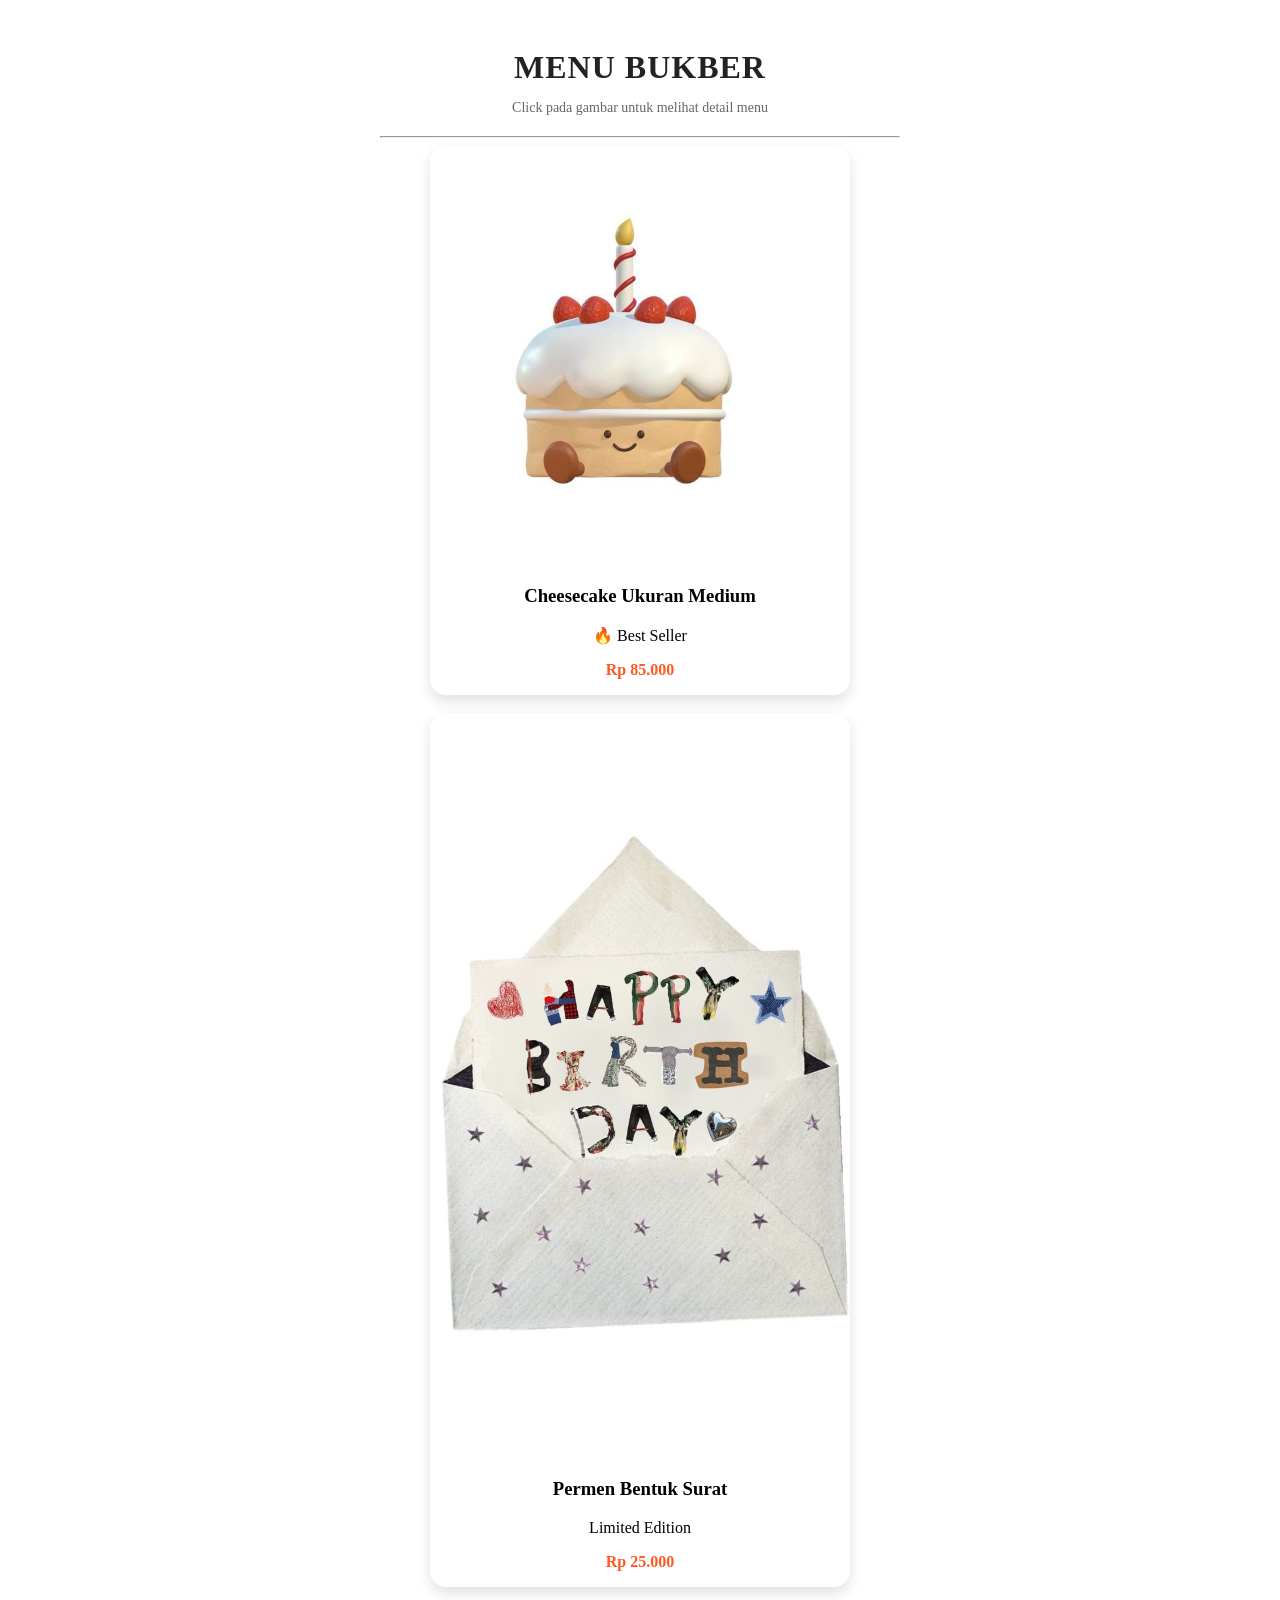
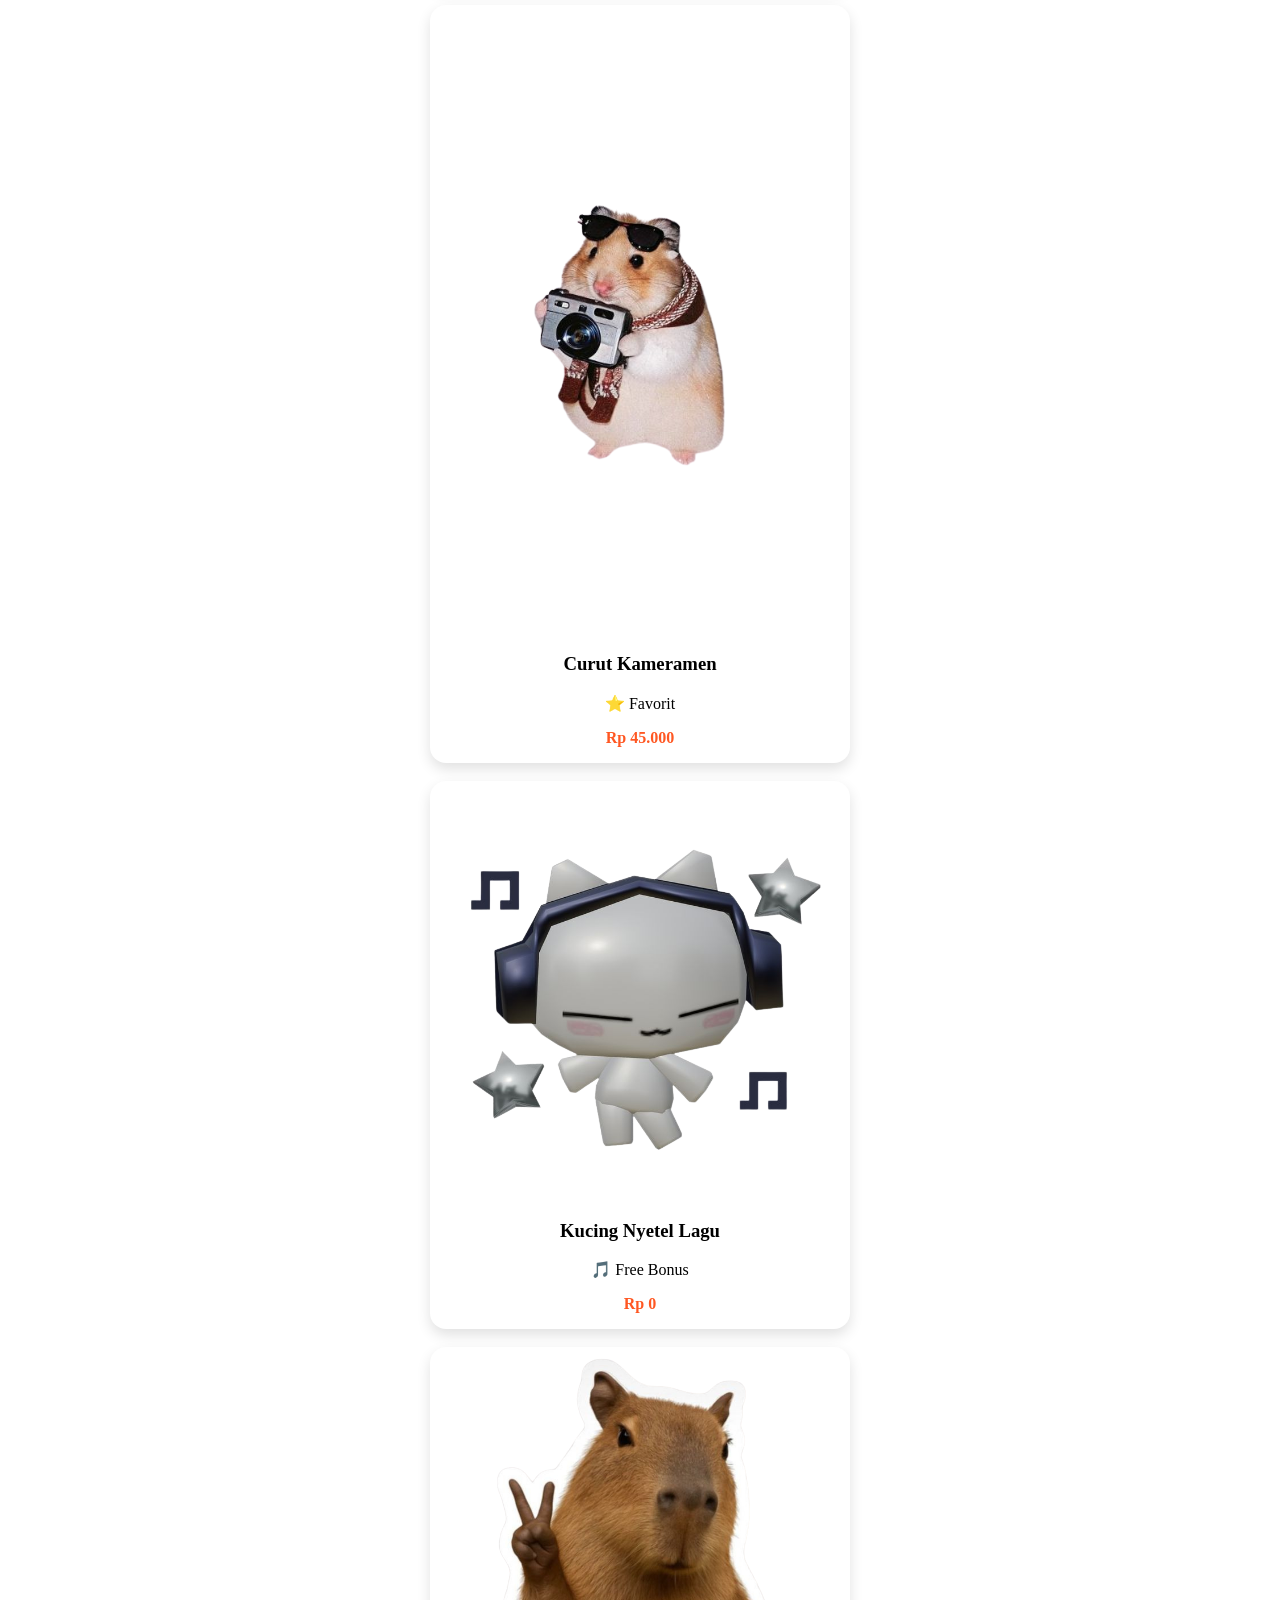
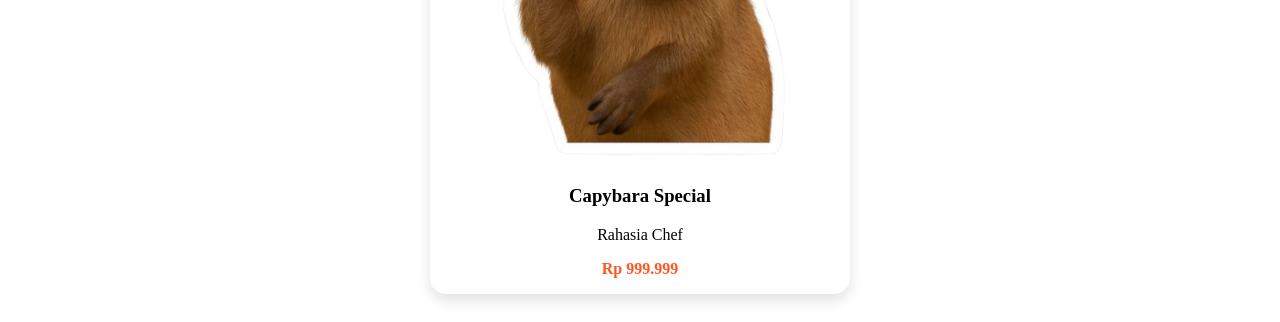
<file: index.html>
<!DOCTYPE html>
<html>
<head> 
    <link rel="stylesheet" href="style.css">
    <meta charset="UTF-8">
    <title>Birthday</title>
    <meta name="viewport" content="width=device-width, initial-scale=1">
</head>


<body class="index-page">

<div class="menu-wrapper">

<h1 class="menu-title">Menu Bukber</h1>

<p class="menu-subtitle">
Click pada gambar untuk melihat detail menu
</p>

<hr>



<div class="menu-container">

    <!-- CARD 1 -->
    <a href="wish.html" class="card">
        <img src="Cake.svg" alt="Cake">
        <h3>Cheesecake Ukuran Medium</h3>
        <p class="label">🔥 Best Seller</p>
        <p class="price">Rp 85.000</p>
    </a>

    <!-- CARD 2 -->
    <a href="Letter.html" class="card">
        <img src="Letter.svg" alt="Letter">
        <h3>Permen Bentuk Surat</h3>
        <p class="label">Limited Edition</p>
        <p class="price">Rp 25.000</p>
    </a>

    <!-- CARD 3 -->
    <a href="gallery.html" class="card">
        <img src="Memories.svg" alt="Memories">
        <h3>Curut Kameramen</h3>
        <p class="label">⭐ Favorit</p>
        <p class="price">Rp 45.000</p>
    </a>

    <!-- CARD 4 -->
    <a href="https://open.spotify.com/playlist/1lml2mfG8vqa0AymyKmzGU?si=23dcddd65e224e51&pt=baf81bc03f435ad58f2d3545815962c0"
       class="card">
        <img src="Music.svg" alt="Music">
        <h3>Kucing Nyetel Lagu</h3>
        <p class="label">🎵 Free Bonus</p>
        <p class="price">Rp 0</p>
    </a>

    <!-- CARD 5 -->
    <a href="ending.html" class="card">
        <img src="ending.svg" alt="Ending">
        <h3>Capybara Special</h3>
        <p class="label">Rahasia Chef</p>
        <p class="price">Rp 999.999</p>
    </a>

</div>
</div>

</body>
</file>
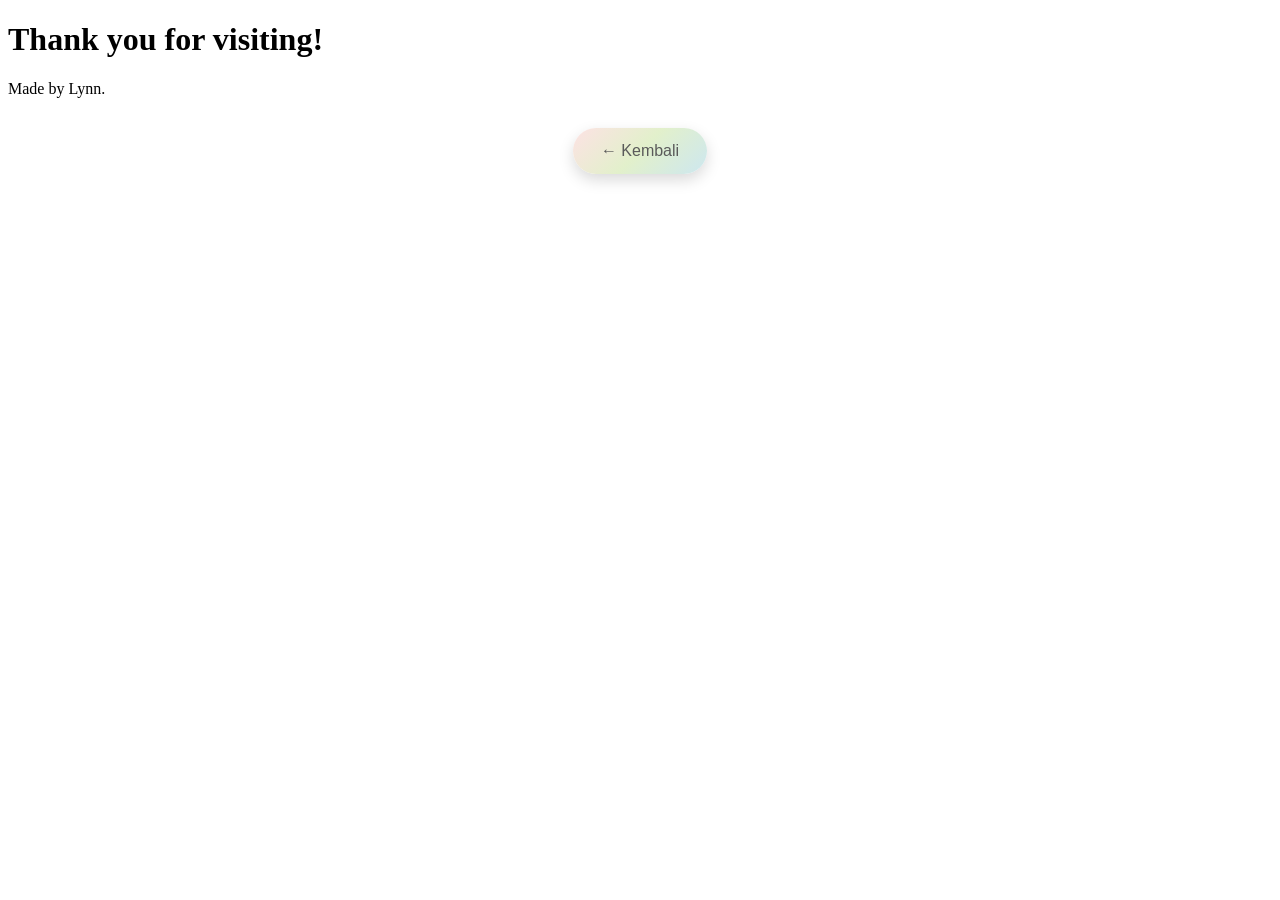
<file: ending.html>
<!DOCTYPE html>
<html>
<head>
   
    <meta charset="UTF-8">
    <title>Ending</title>
    <meta name="viewport" content="width=device-width, initial-scale=1">
    <link rel="stylesheet" href="style.css">
</head>
<body class = "ending-page">
    <h1>Thank you for visiting!</h1>
    <p> Made by Lynn. </p>

    <div id="back-menu">
    <a href="index.html" class="back-btn">
        ← Kembali
    </a>
</body>
</html>
</file>
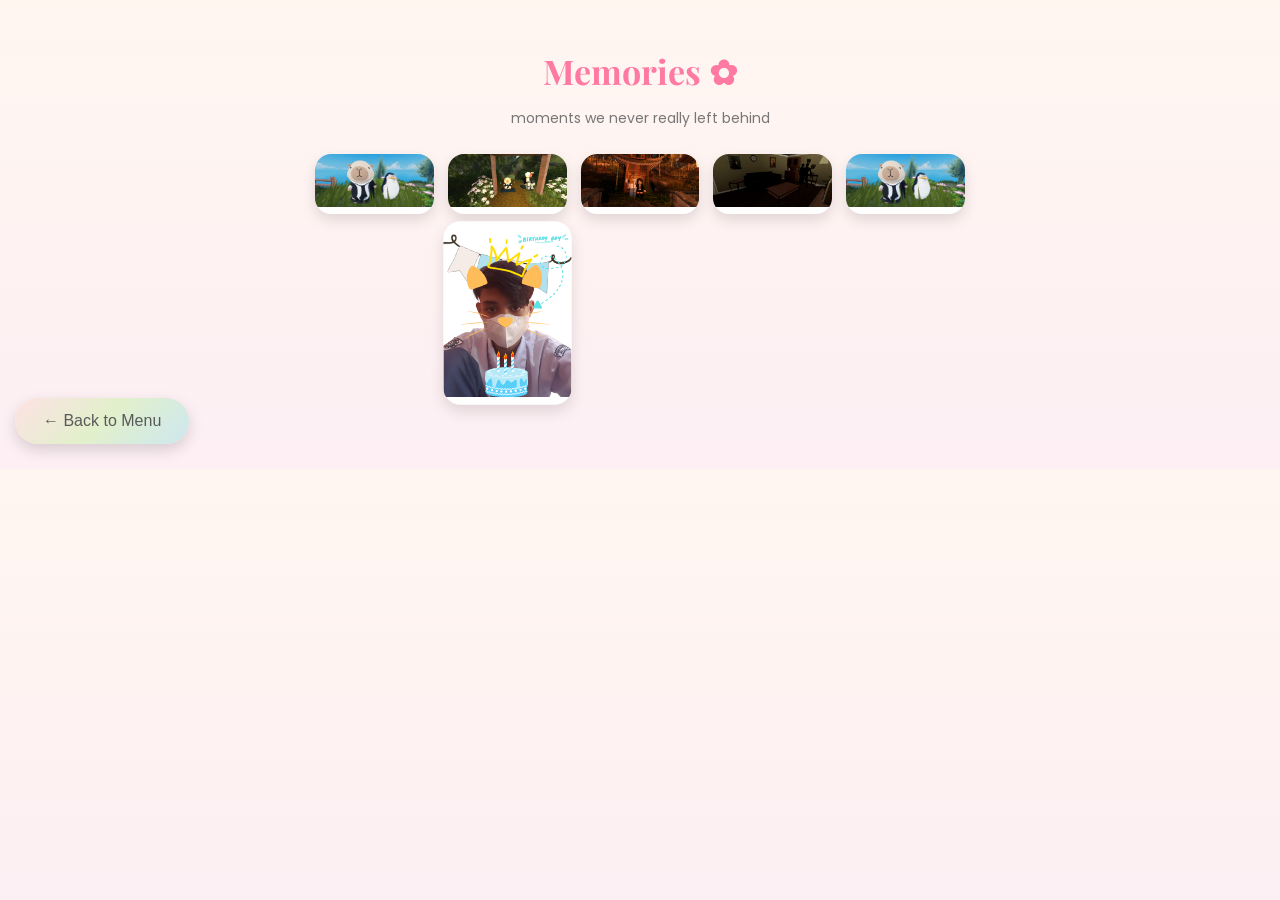
<file: gallery.html>
<!DOCTYPE html>
<html>
<head>
    <meta charset="UTF-8">
    <title>Memories</title>
    <meta name="viewport" content="width=device-width, initial-scale=1">

    <link rel="stylesheet" href="style.css">

    <!-- font aesthetic -->
    <link href="https://fonts.googleapis.com/css2?family=Poppins&family=Playfair+Display&display=swap" rel="stylesheet">
</head>

<body class="gallery-page">

<h1 class="gallery-title">Memories ✿</h1>
<p class="gallery-sub">moments we never really left behind</p>

<div class="gallery">

    <a href="#img1" class="item">
        <img src="foto1.jpeg">
    </a>

    <a href="#img2" class="item">
        <img src="foto2.jpeg">
    </a>

    <a href="#img3" class="item">
        <img src="foto3.jpeg">
    </a>

    <!-- CENTER IMAGE -->
    <a href="#img5" class="item center">
        <img src="birthday boy.svg">
    </a>

    <a href="#img4" class="item">
        <img src="foto4.jpeg">
    </a>

    <a href="#img6" class="item">
        <img src="foto1.jpeg">
    </a>

</div>

<!-- LIGHTBOX -->

<div id="img1" class="lightbox"><a href="#"><img src="foto1.jpeg"></a></div>
<div id="img2" class="lightbox"><a href="#"><img src="foto2.jpeg"></a></div>
<div id="img3" class="lightbox"><a href="#"><img src="foto3.jpeg"></a></div>
<div id="img4" class="lightbox"><a href="#"><img src="foto4.jpeg"></a></div>
<div id="img5" class="lightbox"><a href="#"><img src="birthday boy.svg"></a></div>
<div id="img6" class="lightbox"><a href="#"><img src="foto1.jpeg"></a></div>

<div class="back">
    <a href="index.html" class="back-btn">← Back to Menu</a>
</div>

</body>
</html>
</file>
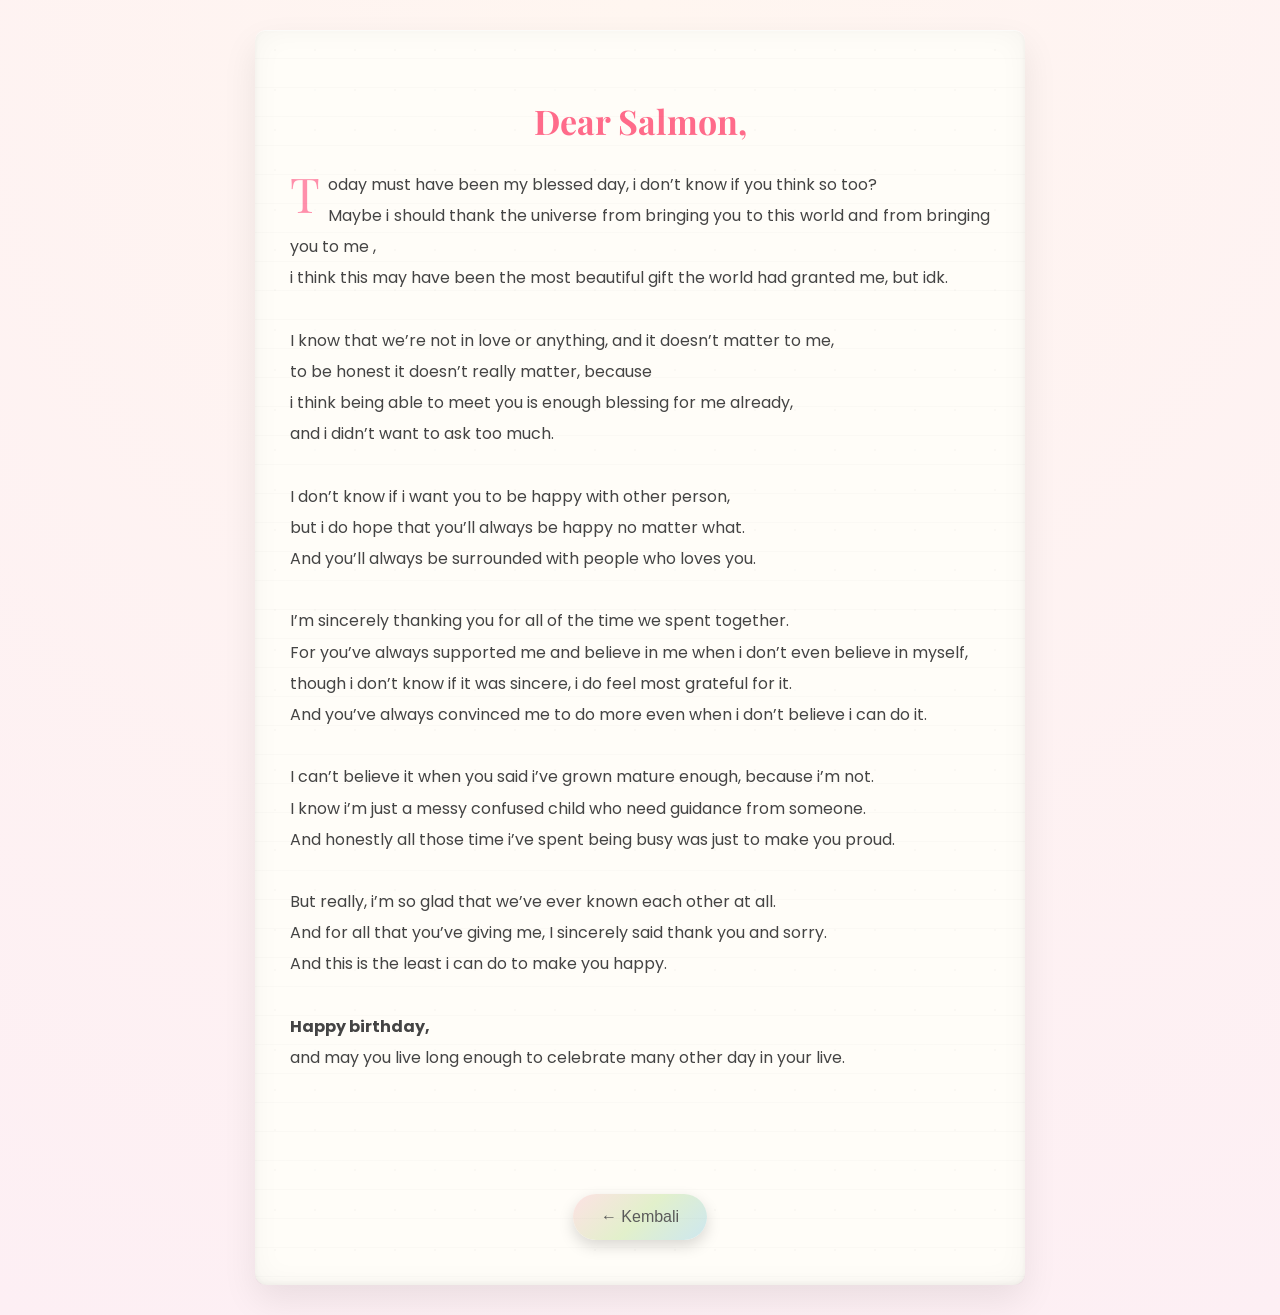
<file: letter.html>
<!DOCTYPE html>
<html>
<head>
   
    <meta charset="UTF-8">
    <title>Letter</title>
    <meta name="viewport" content="width=device-width, initial-scale=1">
    <link rel="stylesheet" href="style.css">
    <link href="https://fonts.googleapis.com/css2?family=Playfair+Display&family=Poppins&display=swap" rel="stylesheet">

</head>

<body class="letter-page">

<div class="letter-container">

    <h1 class="letter-title">Dear Salmon,</h1>

    <p class="letter-content">

Today must have been my blessed day, i don’t know if you think so too? <br>
Maybe i should thank the universe from bringing you to this world and from bringing you to me , <br>
i think this may have been the most beautiful gift the world had granted me, but idk. <br>
<br>
I know that we’re not in love or anything, and it doesn’t matter to me, <br>
to be honest it doesn’t really matter, because <br>
i think being able to meet you is enough blessing for me already, <br>
and i didn’t want to ask too much. <br>
<br>
I don’t know if i want you to be happy with other person, <br>
but i do hope that you’ll always be happy no matter what. <br>
And you’ll always be surrounded with people who loves you. <br>
<br>
I’m sincerely thanking you for all of the time we spent together. <br>
For you’ve always supported me and believe in me when i don’t even believe in myself, <br>
though i don’t know if it was sincere, i do feel most grateful for it. <br>
And you’ve always convinced me to do more even when i don’t believe i can do it. <br>
<br>
I can’t believe it when you said i’ve grown  mature enough, because i’m not. <br>
I know i’m just a messy confused child who need guidance from someone. <br>
And honestly all those time i’ve spent being busy was just to make you proud. <br> 
<br>
But really, i’m so glad that we’ve ever known each other at all. <br>
And for all that you’ve giving me, I sincerely said thank you and sorry. <br>
And this is the least i can do to make you happy. <br>
<br>
<b> Happy birthday, </b> <br>
and may you live long enough to celebrate many other day in your live.
    </p>

<div class="particles"></div>
        
<br> <br> <br>
<a href="index.html">

        <div id="back-menu">
    <a href="index.html" class="back-btn">
        ← Kembali
    </a>

    </div>
</body>
</html>
</file>
<file: style.css>
.bo/* =========================
   INDEX PAGE (MENU)
========================= */

.index-page {
    background: #f5f6fa;
    font-family: Arial, sans-serif;
}

.index-page .menu-wrapper {
    max-width: 520px;
    margin: auto;
    padding: 20px;
    text-align: center;
}

/* ======================
   INDEX MENU LAYOUT
====================== */

.index-page .menu-title {
    font-size: 32px;
    font-weight: bold;
    color: #222;
    margin-bottom: 5px;
    letter-spacing: 1px;
    text-transform: uppercase;
}

.index-page .menu-subtitle {
    color: #666;
    font-size: 14px;
    margin-bottom: 20px;
}


.index-page .menu-container {
    display: flex;
    flex-direction: column;
    align-items: center;   /* ← ini bikin tengah */
    gap: 18px;
}

.index-page .card {
    width: 100%;
    max-width: 420px;   /* biar tidak melebar */
    background: white;
    border-radius: 16px;
    overflow: hidden;
    text-decoration: none;
    color: black;
    box-shadow: 0 6px 14px rgba(0,0,0,0.12);
    transition: 0.25s ease;
}

.index-page .card img {
    width: 100%;
    height: auto;
    display: block;
    margin: auto;
}

.index-page .card-info {
    padding: 14px;
    text-align: left;
}

.index-page .card-title {
    font-weight: bold;
    font-size: 16px;
}

.index-page .price {
    color: #ff5722;
    font-weight: bold;
    margin-top: 5px;
}

.index-page .card:hover {
    transform: translateY(-5px);
    box-shadow: 0 10px 22px rgba(0,0,0,0.18);
}

/* ===== POPUP BACKGROUND ===== */
.popup{
    position:fixed;
    top:0;
    left:0;
    width:100%;
    height:100%;

    background:rgba(0,0,0,0.6);

    display:none;
    justify-content:center;
    align-items:center;

    z-index:999;
}

/* show popup */
.popup.show{
    display:flex;
}

/* popup box */
.popup-content{
    background:#FFF6F0;
    padding:25px;
    border-radius:20px;
    text-align:center;
    max-width:90%;
    animation:popIn 0.5s ease;
}

/* image */
.popup-img{
    width:220px;
    margin-bottom:15px;
}

/* animation */
@keyframes popIn{
    from{
        transform:scale(0.6);
        opacity:0;
    }
    to{
        transform:scale(1);
        opacity:1;
    }
}


/* back button */
#back-menu{
    text-align:center;
    margin-top:50px;
}

/* ===== BUTTON STYLE ===== */
.back-btn{
    display:inline-block;
    text-decoration:none;
    font-family:sans-serif;
    font-size:16px;
    padding:14px 28px;

    color:#5a5a5a;
    background:linear-gradient(
        135deg,
        #FDE2E4,
        #E2F0CB,
        #CDE7F0
    );

    border-radius:30px;
    box-shadow:
        0 6px 15px rgba(0,0,0,0.15);

    transition:all 0.3s ease;
}

/* hover (desktop) */
.back-btn:hover{
    transform:translateY(-3px) scale(1.05);
    box-shadow:
        0 10px 20px rgba(0,0,0,0.2);
}

/* tap effect (mobile) */
.back-btn:active{
    transform:scale(0.95);
}

/* ===== WISH PAGE ===== */
.wish-page{
    font-family: 'Poppins', sans-serif;
    text-align:center;
    margin:0;
    padding:20px;

    background: linear-gradient(
        135deg,
        #ffe6f0,
        #fff6cc,
        #e6f7ff
    );

    min-height:100vh;
}

.happy{
    font-family: 'Pacifico', cursive;
    font-size: 42px;
    color:#ff4f81;
    margin-top:20px;

    text-shadow:
        0 0 8px rgba(255,80,120,0.4),
        0 0 18px rgba(255,120,160,0.3);

    animation: floatTitle 3s ease-in-out infinite;
}

@keyframes floatTitle{
    0%,100%{ transform:translateY(0); }
    50%{ transform:translateY(-6px); }
}

.cake{
    width:90%;
    max-width:420px;
    cursor:pointer;
    transition:0.3s;
}

.cake:hover{
    transform:scale(1.05);
}

.cake:active{
    transform:scale(0.95);
}

#confetti-container{
    position:fixed;
    top:0;
    left:0;
    width:100%;
    height:100%;
    pointer-events:none;
    overflow:hidden;
}

.confetti{
    position:absolute;
    width:8px;
    height:14px;
    opacity:0.9;
    animation:fall 3s linear forwards;
}

@keyframes fall{
    0%{
        transform:translateY(-20px) rotate(0);
    }
    100%{
        transform:translateY(100vh) rotate(360deg);
        opacity:0;
    }
}

.popup-content{
    background:white;
    padding:25px;
    border-radius:20px;
    text-align:center;
    animation:popupShow 0.4s ease;
}

@keyframes popupShow{
    from{
        transform:scale(0.7);
        opacity:0;
    }
    to{
        transform:scale(1);
        opacity:1;
    }
}



/* ===== LETTER PAGE ===== */

.letter-page{
    margin:0;
    padding:30px 15px;

    background:
        radial-gradient(circle at top, #fff6f0, #fdeff4);

    font-family:'Poppins', sans-serif;
}

/* container surat */
.letter-container{
    max-width:700px;
    margin:auto;
    padding:45px 35px;

    background:
        radial-gradient(rgba(0,0,0,0.02) 1px, transparent 1px),
        #fffdf8;

    background-size:40px 40px;

    border-radius:12px;

    box-shadow:
        0 15px 35px rgba(0,0,0,0.08),
        inset 0 0 30px rgba(0,0,0,0.04);

    animation: paperReveal 1.2s ease forwards;
    opacity:0;
    transform:translateY(40px);
}

@keyframes paperReveal{
    to{
        opacity:1;
        transform:translateY(0);
    }
}

.letter-container::before{
    content:"";
    position:absolute;
    top:0;
    left:0;
    right:0;
    bottom:0;

    background:
        repeating-linear-gradient(
            transparent,
            transparent 28px,
            rgba(0,0,0,0.03) 29px
        );

    pointer-events:none;
}

.letter-container::after{
    content:"";
    position:absolute;
    inset:0;
    border-radius:10px;
    pointer-events:none;

    box-shadow:
        inset 0 1px 0 rgba(255,255,255,0.6),
        inset 0 -2px 6px rgba(0,0,0,0.05);
}

/* judul */
.letter-title{
    font-family:'Playfair Display', serif;
    font-size:34px;
    color:#ff6b8a;
    text-align:center;
    margin-bottom:25px;
}

/* isi surat */
.letter-content{
    text-align:justify;
    text-justify:inter-word;
    line-height:1.95;
    font-size:16px;
    color:#444;
}

.letter-content::first-letter{
    font-family:'Playfair Display', serif;
    font-size:48px;
    float:left;
    line-height:1;
    padding-right:8px;
    color:#ff8fab;
}

/* gambar */
.letter-img{
    width:220px;
    margin-top:25px;
}

.particles{
    position:fixed;
    inset:0;
    pointer-events:none;
    background-image:
        radial-gradient(rgba(255,255,255,0.6) 1px, transparent 1px);
    background-size:120px 120px;
    animation: floatParticles 40s linear infinite;
    opacity:0.4;
}

@keyframes floatParticles{
    from{transform:translateY(0);}
    to{transform:translateY(-200px);}
}

/* tombol kembali */
#back-menu{
    margin-top:30px;
    text-align:center;
}

/* Gallery Page */

.gallery-page{
    margin:0;
    padding:25px 15px;

    font-family:'Poppins', sans-serif;

    background:
        linear-gradient(180deg,#fff6f0,#fdeff4);
}

.gallery-title{
    text-align:center;
    font-family:'Playfair Display', serif;
    font-size:34px;
    color:#ff7aa2;
    margin-bottom:5px;
}

.gallery-sub{
    text-align:center;
    color:#777;
    font-size:14px;
    margin-bottom:25px;
}

.gallery{
    display:grid;
    grid-template-columns:repeat(auto-fit,minmax(110px,1fr));
    gap:14px;

    max-width:650px;
    margin:auto;
    align-items:center;
}

.item{
    overflow:hidden;
    border-radius:16px;

    box-shadow:0 6px 14px rgba(0,0,0,0.12);

    background:white;
}

.item img{
    width:100%;
    height:100%;
    object-fit:cover;

    transition:transform .4s ease, filter .4s ease;
    cursor:pointer;
}

.item:hover img{
    transform:scale(1.12);
    filter:brightness(1.05);
}

.center{
    grid-column:2;
    grid-row:2;
    transform:scale(1.08);
}

.lightbox{
    position:fixed;
    inset:0;

    background:rgba(0,0,0,0.9);

    display:none;
    justify-content:center;
    align-items:center;
    z-index:999;
}

.lightbox img{
    max-width:90%;
    max-height:90%;
    border-radius:15px;
}

.lightbox:target{
    display:flex;
}
</file>
